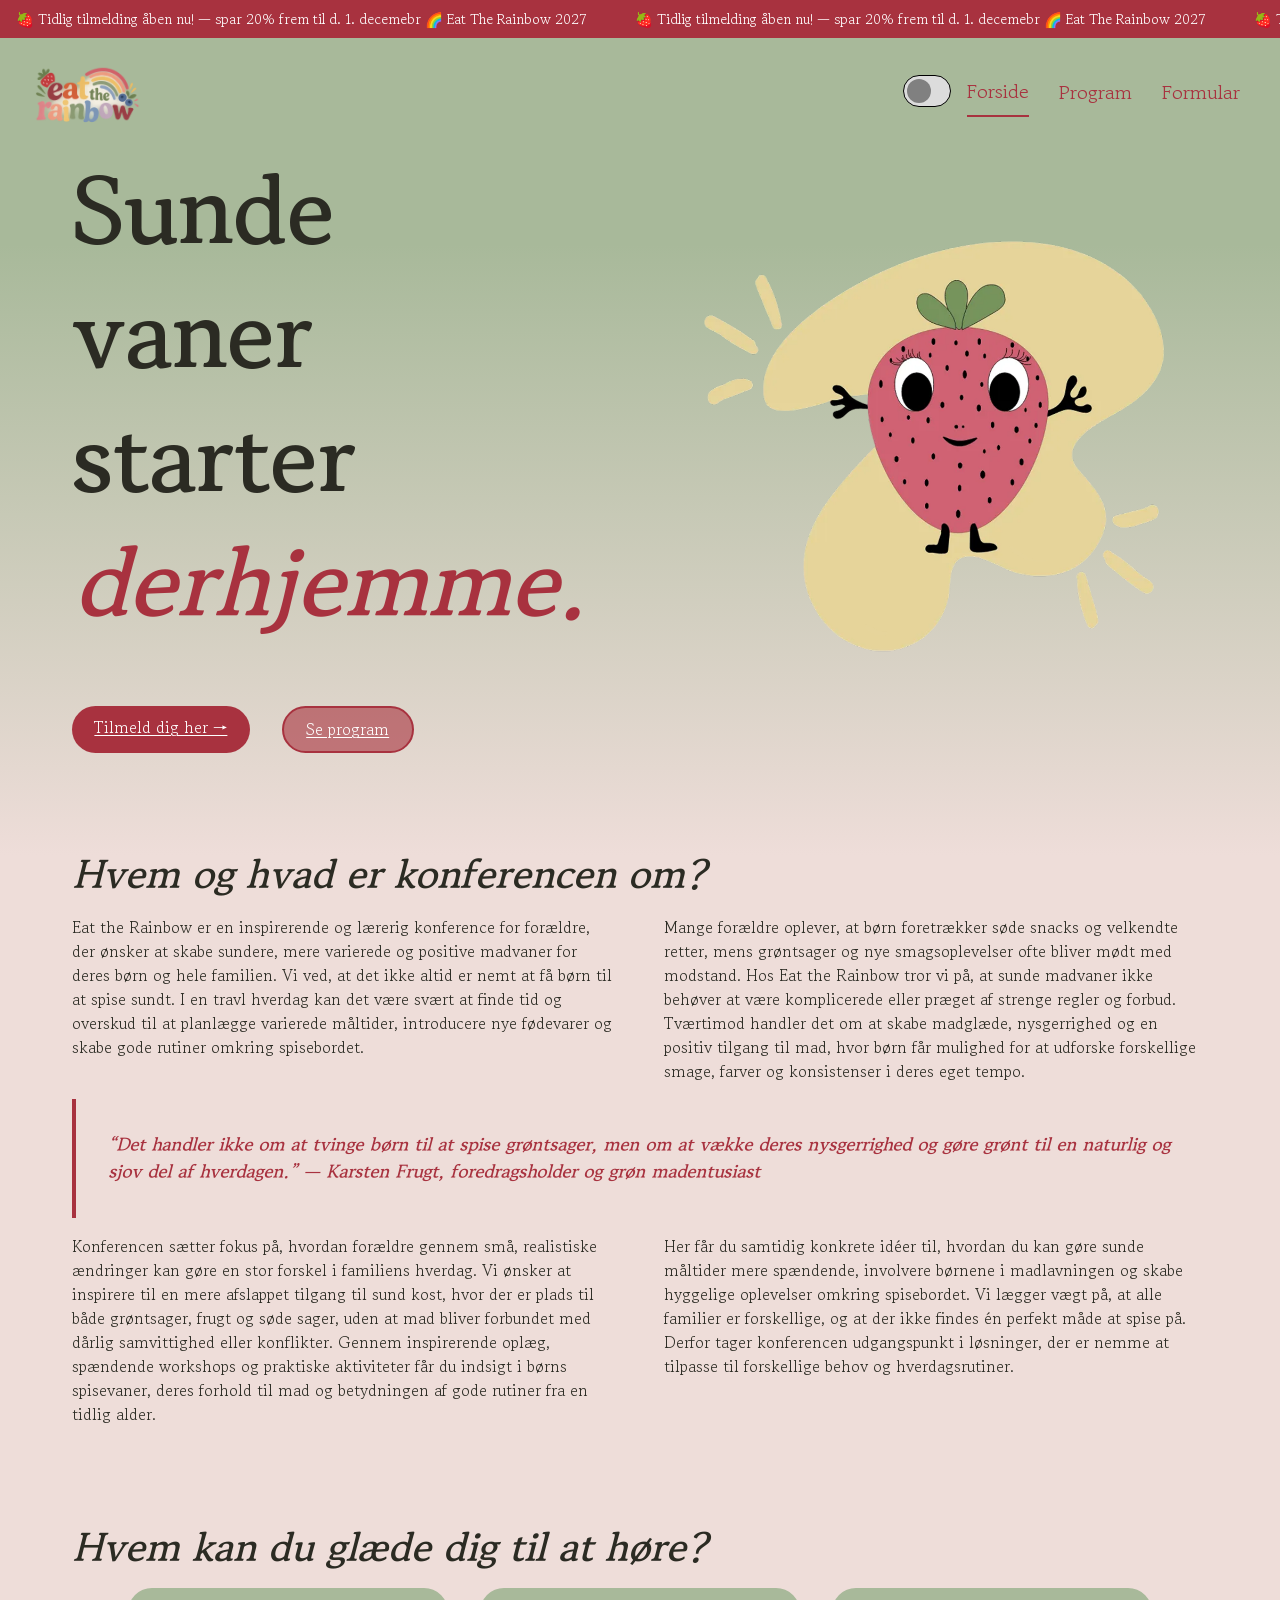
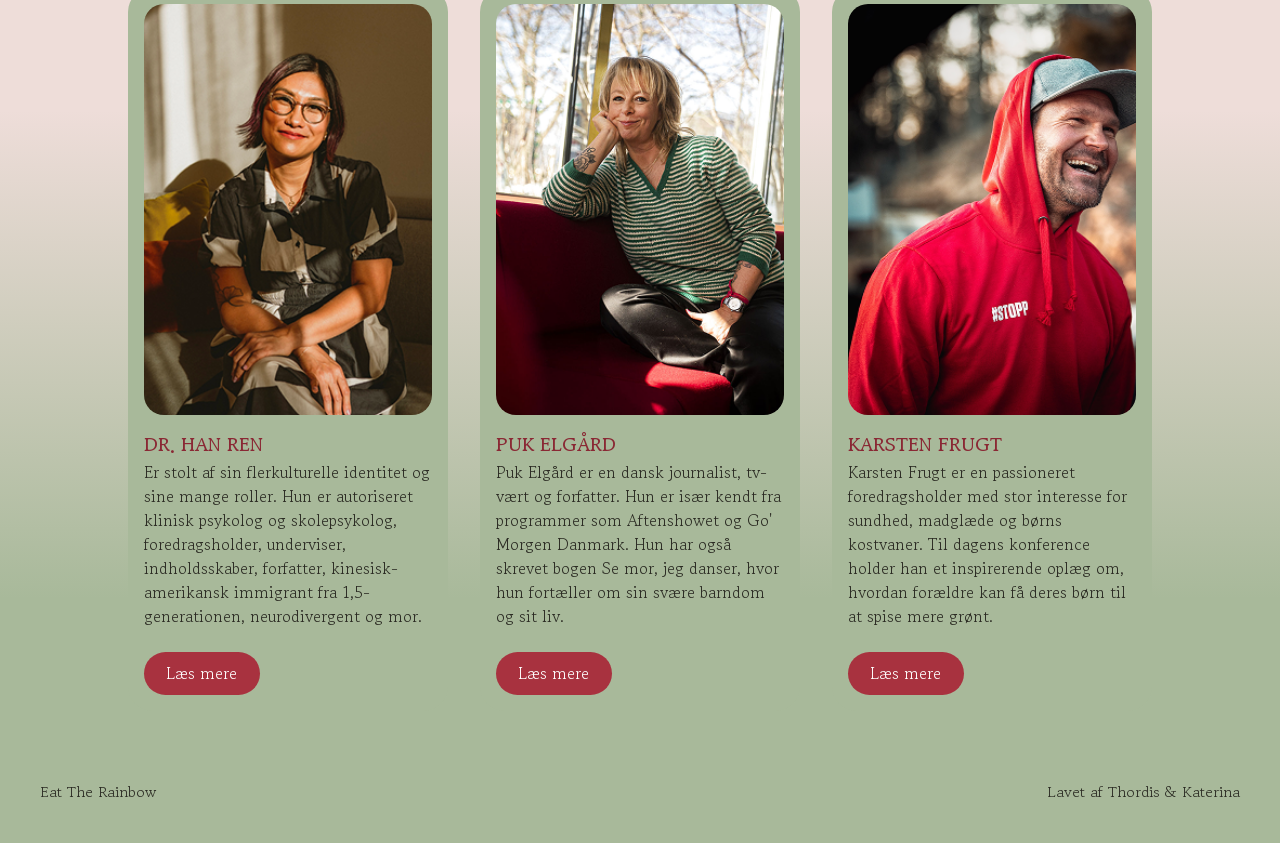
<file: index.html>
<!DOCTYPE html>
<html lang="da">

<head>
  <meta charset="UTF-8">
  <link rel="icon" type="image/png" href="imgs/jord_regn.png">

  <meta name="viewport" content="width=device-width, initial-scale=1.0">
  <title>Eat The Rainbow</title>
  <link rel="stylesheet" href="./starter.css">
  <link rel="stylesheet" href="./style.css">
  <link rel="preconnect" href="https://fonts.googleapis.com">
  <link rel="preconnect" href="https://fonts.gstatic.com" crossorigin>
  <link href="https://fonts.googleapis.com/css2?family=Gowun+Batang&display=swap" rel="stylesheet">
</head>

<body>
  <div class="annonce" aria-hidden="true">
    <div class="marquee-indhold">
      <span>🍓 Tidlig tilmelding åben nu! — spar 20% frem til d. 1. decemebr 🌈 Eat The Rainbow 2027</span>
      <span>🍓 Tidlig tilmelding åben nu! — spar 20% frem til d. 1. decemebr 🌈 Eat The Rainbow 2027</span>
      <span>🍓 Tidlig tilmelding åben nu! — spar 20% frem til d. 1. decemebr 🌈 Eat The Rainbow 2027</span>
      <span>🍓 Tidlig tilmelding åben nu! — spar 20% frem til d. 1. decemebr 🌈 Eat The Rainbow 2027</span>
      <span>🍓 Tidlig tilmelding åben nu! — spar 20% frem til d. 1. decemebr 🌈 Eat The Rainbow 2027</span>
      <span>🍓 Tidlig tilmelding åben nu! — spar 20% frem til d. 1. decemebr 🌈 Eat The Rainbow 2027</span>
    </div>
  </div>
  <header class="site-header">
    <div class="header-content">
      <a class="site-logo" href="./">
        <img src="imgs/logo.webp" alt="Eat The Rainbow logo">
      </a>
      <div class="header-hoejre">
        <label>
          <span class="visually-hidden">Theme</span>
          <input id="theme-toggle" type="checkbox">
        </label>

        <nav class="site-nav">
          <button popovertarget="menu">Menu</button>
          <ul class="menu" id="menu" popover>
            <li><a href="./" aria-current="page">Forside</a></li>
            <li><a href="./svg.html">Program</a></li>
            <li><a href="./form.html">Formular</a></li>
          </ul>

        </nav>
      </div>
    </div>
  </header>

  <main>
    <div class="hero">
      <div class="hero-tekst">
        <h1>
          <span>Sunde</span>
          <span>vaner</span>
          <span>starter</span>
          <span class="fremhaev">derhjemme.</span>
        </h1>
        <div class="forside_knapper">
          <a class="knap_1" href="form.html">Tilmeld dig her →</a>
          <a class="knap_2" href="svg.html">Se program</a>
        </div>
      </div>
      <img class="jordbaer" src="imgs/nyestejordbaer.png" width="693" height="647" alt="jordbaer">
    </div>

    <section class="om-sektion">
      <h2 class="underoverskrift">
        Hvem og hvad er konferencen om?
      </h2>

      <div class="to-kolonner">
        <p>
          Eat the Rainbow er en inspirerende og lærerig konference for forældre, der ønsker at skabe sundere, mere
          varierede
          og
          positive madvaner for deres børn og hele familien.
          Vi ved, at det ikke altid er nemt at få børn til at spise sundt. I en travl hverdag kan det være svært at
          finde
          tid og
          overskud til at planlægge varierede måltider, introducere nye fødevarer og skabe gode rutiner omkring
          spisebordet.
        </p>

        <p>
          Mange
          forældre oplever, at børn foretrækker søde snacks og velkendte retter, mens grøntsager og nye smagsoplevelser
          ofte
          bliver mødt med modstand.
          Hos Eat the Rainbow tror vi på, at sunde madvaner ikke behøver at være komplicerede eller præget af strenge
          regler og forbud. Tværtimod handler det om at skabe madglæde, nysgerrighed og en positiv tilgang til mad, hvor
          børn får
          mulighed for at udforske forskellige smage, farver og konsistenser i deres eget tempo.
        </p>

        <blockquote class="citat">
          “Det handler ikke om at tvinge børn til at spise grøntsager, men om at vække deres nysgerrighed og gøre grønt
          til en
          naturlig og sjov del af hverdagen.”

          — Karsten Frugt, foredragsholder og grøn madentusiast
        </blockquote>
        <p>
          Konferencen sætter fokus på, hvordan forældre gennem små, realistiske ændringer kan gøre en stor forskel i
          familiens
          hverdag. Vi ønsker at inspirere til en mere afslappet tilgang til sund kost, hvor der er plads til både
          grøntsager,
          frugt og søde sager, uden at mad bliver forbundet med dårlig samvittighed eller konflikter.
          Gennem inspirerende oplæg, spændende workshops og praktiske aktiviteter får du indsigt i børns spisevaner,
          deres
          forhold
          til mad og betydningen af gode rutiner fra en tidlig alder.
        </p>

        <p> Her får du samtidig konkrete idéer til, hvordan du kan
          gøre
          sunde måltider mere spændende, involvere børnene i madlavningen og skabe hyggelige oplevelser omkring
          spisebordet.
          Vi lægger vægt på, at alle familier er forskellige, og at der ikke findes én perfekt måde at spise på. Derfor
          tager
          konferencen udgangspunkt i løsninger, der er nemme at tilpasse til forskellige behov og hverdagsrutiner.
        </p>

      </div>
    </section>

    <section class="om-sektion">
      <h2 class="underoverskrift">
        Hvem kan du glæde dig til at høre?
      </h2>

      <div class="kort-linje">
        <article class="card_1">
          <div class="card-content flow">
            <img src="imgs/hanren_1.png" height="380" width="266" alt="Billede af Dr. Han Ren">
            <h3>Dr. Han Ren</h3>
            <p>
              Er stolt af sin flerkulturelle identitet og sine mange roller. Hun er autoriseret klinisk psykolog og
              skolepsykolog, foredragsholder, underviser, indholdsskaber, forfatter, kinesisk-amerikansk immigrant fra
              1,5-generationen, neurodivergent og mor.
            </p>
            <button popovertarget="program-details" class="btn">
              Læs mere
            </button>
          </div>

          <div class="card_1_popup" id="program-details" popover>
            <img src="imgs/hanren_1.png" alt="Billede af Dr. Han Ren">
            <div class="program-content flow">
              <h3>Dr. Han Ren</h3>
              <p>
                Dr. Han Ren er en autoriseret klinisk psykolog og skolepsykolog. Hun er også foredragsholder,
                underviser,
                indholdsskaber
                og forfatter. Hun er stolt af sin flerkulturelle identitet og sine mange forskellige roller i livet. Hun
                er
                kinesisk-amerikansk immigrant fra 1,5-generationen, hvilket betyder, at hun har en baggrund med rødder i
                to kulturer.
              </p>

              <button popovertarget="program-details" popovertargetaction="hide" class="btn">
                Luk
              </button>
            </div>
          </div>
        </article>

        <article class="card_1">
          <div class="card-content flow">
            <img src="imgs/puk_1.png" height="380" width="266" alt="Billede af Puk Elgård">
            <h3>Puk Elgård</h3>
            <p>
              Puk Elgård er en dansk journalist, tv-vært og forfatter. Hun er især kendt fra programmer som Aftenshowet
              og
              Go' Morgen Danmark. Hun har også skrevet bogen Se mor, jeg danser, hvor hun fortæller om sin svære barndom
              og
              sit liv.
            </p>
            <button popovertarget="puk" class="btn">
              Læs mere
            </button>
          </div>
          <div class="card_1_popup" id="puk" popover>
            <img src="imgs/puk_1.png" alt="Billede af Puk Elgård">
            <div class="card-content flow">
              <h3>Puk Elgård</h3>
              <p>
                Puk Elgård er en dansk journalist, tv-vært og forfatter, som er kendt for sin varme, humoristiske og
                nærværende
                formidling. Til en forældrekonference kan hun bidrage med inspiration og gode perspektiver på
                familielivet
                og hverdagens
                udfordringer. Hun kan være med til at sætte fokus på, hvordan man som forælder kan skabe sunde madvaner
                og
                gøre det
                sjovere og mere naturligt for børn at spise frugt.
              </p>
              <button class="btn" popovertarget="puk">
                Luk
              </button>
            </div>
          </div>
        </article>

        <article class="card_1">
          <div class="card-content flow">
            <img src="imgs/karsent.png" height="380" width="266" alt="Billede af Karsten Frugt">
            <h3> Karsten Frugt</h3>
            <p>Karsten Frugt er en passioneret foredragsholder med stor interesse for sundhed, madglæde og børns
              kostvaner.
              Til dagens konference holder han et inspirerende oplæg om, hvordan forældre kan få deres børn til at spise
              mere grønt.</p>
            <button popovertarget="karsten" class="btn">
              Læs mere
            </button>
          </div>
          <div class="card_1_popup" id="karsten" popover>
            <img src="imgs/karsent.png" alt="Billede af Karsten Frugt">
            <div class="card-content flow">
              <h3>Karsten Frugt</h3>
              <p>
                Med humor og konkrete eksempler deler han sine bedste tips og tricks til at gøre grøntsager mere
                spændende
                for børn.
                Karsten mener, at det skal være sjovt og hyggeligt at spise sundt – ikke en kamp ved middagsbordet.
                Han præsenterer kreative opskrifter og små lege, der kan gøre grøntsager til en naturlig del af
                hverdagen.
                Hans budskab er klart: Små ændringer kan gøre en stor forskel for familiens madvaner.
                Med Karsten Frugt på scenen er der både inspiration, grin og masser af grønne idéer at tage med hjem!
              </p>
              <button class="btn" popovertarget="karsten">
                Luk
              </button>
            </div>
          </div>
        </article>
      </div>
    </section>

  </main>

  <footer class="site-footer">
    <div class="footer-content">
      <p>Eat The Rainbow</p>
      <p>Lavet af Thordis & Katerina</p>
    </div>
  </footer>
  <script src="./script.js"></script>
</body>

</html>
</file>
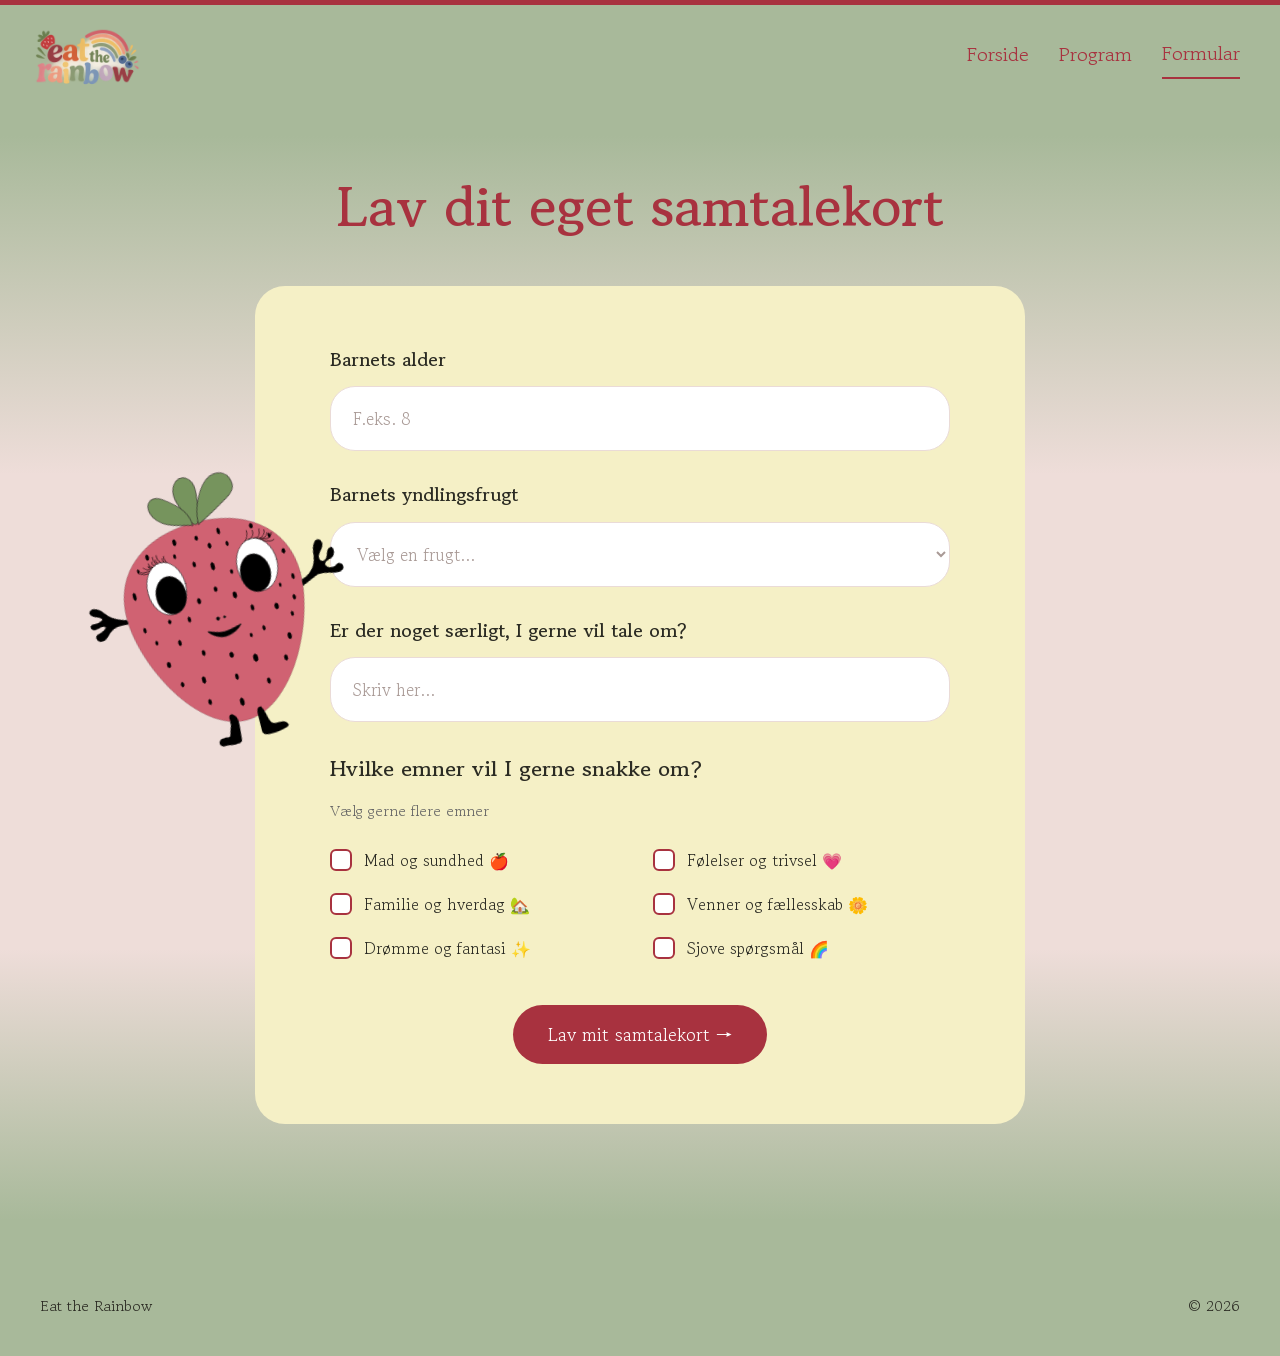
<file: form.html>
<!DOCTYPE html>
<html lang="da">

<head>
  <meta charset="UTF-8">
  <meta name="viewport" content="width=device-width, initial-scale=1.0">

  <title>Lav dit eget samtalekort | Eat the Rainbow</title>

  <link rel="preconnect" href="https://fonts.googleapis.com">
  <link rel="preconnect" href="https://fonts.gstatic.com" crossorigin>
  <link href="https://fonts.googleapis.com/css2?family=Gowun+Batang:wght@400;700&display=swap" rel="stylesheet">

  <link rel="stylesheet" href="./starter.css">
  <link rel="stylesheet" href="./style.css">
  <link rel="preconnect" href="https://fonts.googleapis.com">
  <link rel="preconnect" href="https://fonts.gstatic.com" crossorigin>
  <link href="https://fonts.googleapis.com/css2?family=Gowun+Batang&display=swap" rel="stylesheet">
</head>

<body>


  <header class="site-header">
    <div class="header-content">

      <a href="./index.html" class="site-logo">
        <img src="./imgs/logo.webp" alt="Eat the Rainbow logo">
      </a>

      <nav class="site-nav">
        <button type="button" popovertarget="menu">
          Menu
        </button>

        <ul class="menu" id="menu" popover>
          <li><a href="./index.html">Forside</a></li>
          <li><a href="./svg.html">Program</a></li>
          <li>
            <a href="./form.html" aria-current="page">
              Formular
            </a>
          </li>
        </ul>
      </nav>

    </div>
  </header>


  <main>

    <section class="samtalekort-section">

      <h1>Lav dit eget samtalekort</h1>


      <img src="./imgs/strawberry-big.svg" alt="En glad jordbærfigur" class="strawberry-peek">


      <form class="samtalekort-form" action="./opsamling.html" method="GET">


        <div class="form-field">

          <label for="alder">
            Barnets alder
          </label>

          <input type="number" id="alder" name="alder" min="1" max="18" placeholder="F.eks. 8" required>

        </div>


        <div class="form-field">

          <label for="frugt">
            Barnets yndlingsfrugt
          </label>

          <select id="frugt" name="frugt" required>

            <option value="" disabled selected>
              Vælg en frugt...
            </option>

            <option value="kiwi">
              🥝 Kiwi
            </option>

            <option value="banan">
              🍌 Banan
            </option>

            <option value="jordbær">
              🍓 Jordbær
            </option>

          </select>

        </div>


        <div class="form-field">

          <label for="samtale">
            Er der noget særligt, I gerne vil tale om?
          </label>

          <input type="text" id="samtale" name="samtale" placeholder="Skriv her...">

        </div>


        <div class="checkbox-section">

          <h3>
            Hvilke emner vil I gerne snakke om?
          </h3>

          <p>Vælg gerne flere emner</p>

          <div class="checkbox-grid">

            <label class="checkbox-option">
              <input type="checkbox" name="emner" value="Mad og sundhed">
              <span>Mad og sundhed 🍎</span>
            </label>

            <label class="checkbox-option">
              <input type="checkbox" name="emner" value="Følelser og trivsel">
              <span>Følelser og trivsel 💗</span>
            </label>

            <label class="checkbox-option">
              <input type="checkbox" name="emner" value="Familie og hverdag">
              <span>Familie og hverdag 🏡</span>
            </label>

            <label class="checkbox-option">
              <input type="checkbox" name="emner" value="Venner og fællesskab">
              <span>Venner og fællesskab 🌼</span>
            </label>

            <label class="checkbox-option">
              <input type="checkbox" name="emner" value="Drømme og fantasi">
              <span>Drømme og fantasi ✨</span>
            </label>

            <label class="checkbox-option">
              <input type="checkbox" name="emner" value="Sjove spørgsmål">
              <span>Sjove spørgsmål 🌈</span>
            </label>

          </div>

        </div>


        <button type="submit" class="samtalekort-button">
          Lav mit samtalekort →
        </button>

      </form>

    </section>

  </main>


  <footer class="site-footer">
    <div class="footer-content">
      <p>Eat the Rainbow</p>
      <p>© 2026</p>
    </div>
  </footer>

  <script src="./script.js"></script>

</body>

</html>
</file>
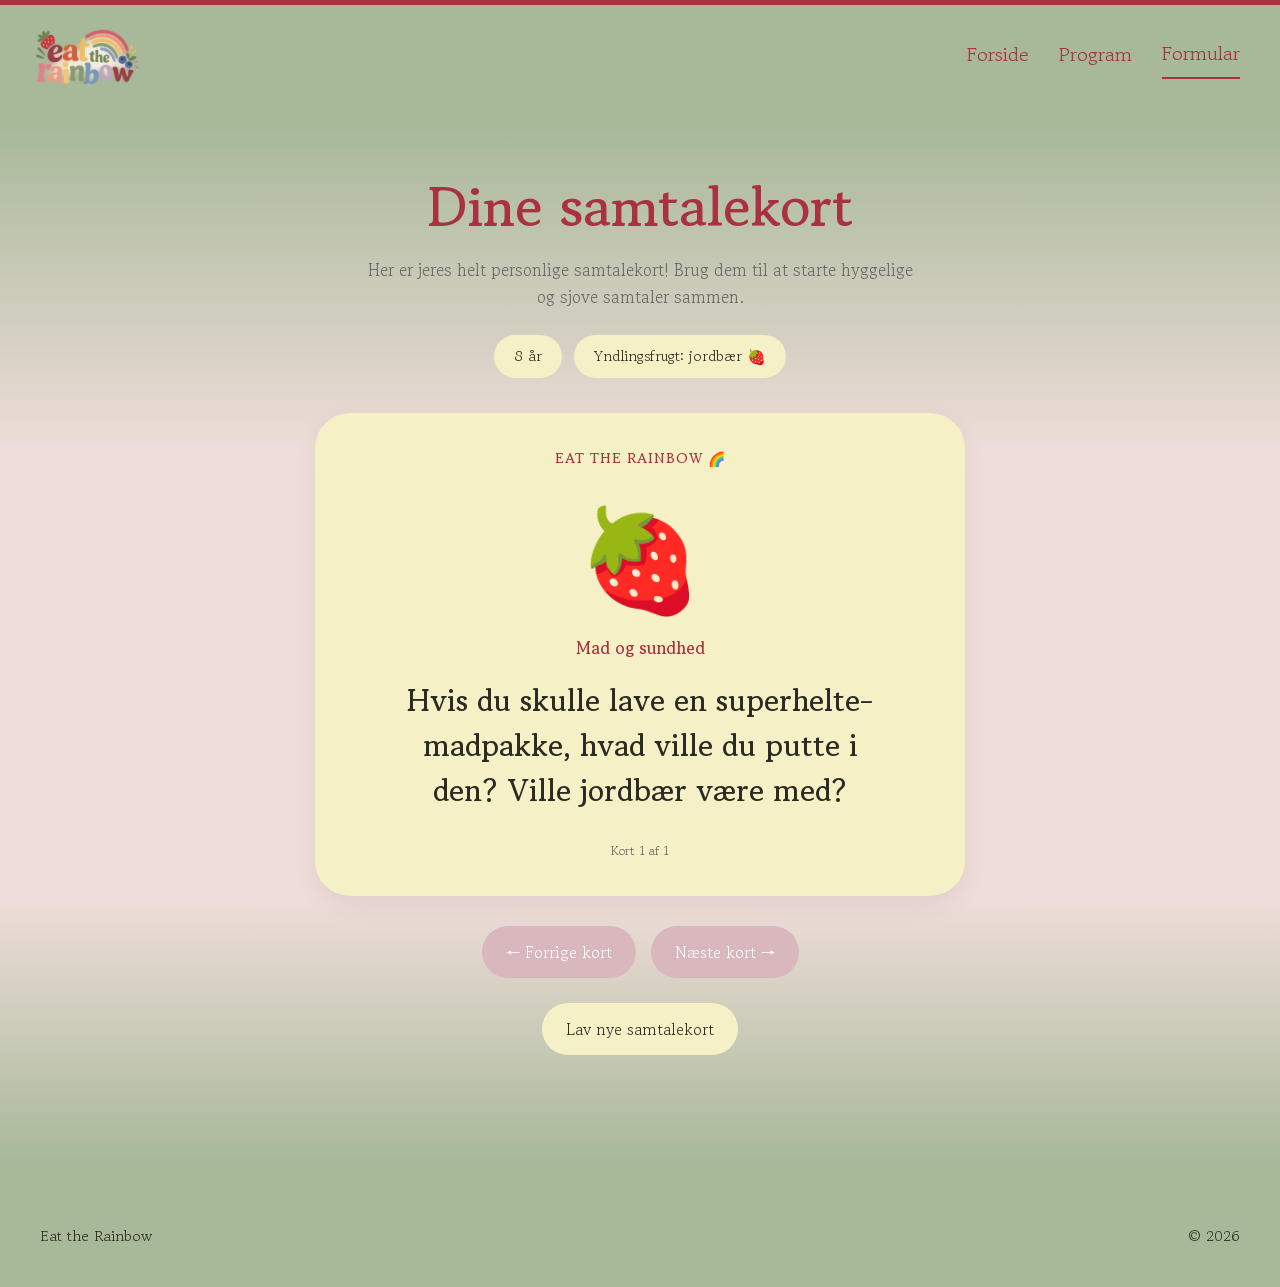
<file: opsamling.html>
<!DOCTYPE html>
<html lang="da">

<head>
  <meta charset="UTF-8">
  <meta name="viewport" content="width=device-width, initial-scale=1.0">

  <title>Dine samtalekort | Eat the Rainbow</title>

  <link rel="preconnect" href="https://fonts.googleapis.com">
  <link rel="preconnect" href="https://fonts.gstatic.com" crossorigin>
  <link href="https://fonts.googleapis.com/css2?family=Gowun+Batang:wght@400;700&display=swap" rel="stylesheet">

  <link rel="stylesheet" href="./starter.css">
  <link rel="stylesheet" href="./style.css">
  <link rel="preconnect" href="https://fonts.googleapis.com">
  <link rel="preconnect" href="https://fonts.gstatic.com" crossorigin>
  <link href="https://fonts.googleapis.com/css2?family=Gowun+Batang&display=swap" rel="stylesheet">
</head>

<body>


  <header class="site-header">
    <div class="header-content">

      <a href="./index.html" class="site-logo">
        <img src="./imgs/logo.webp" alt="Eat the Rainbow logo">
      </a>

      <nav class="site-nav">
        <button type="button" popovertarget="menu">
          Menu
        </button>

        <ul class="menu" id="menu" popover>
          <li><a href="./index.html">Forside</a></li>
          <li><a href="./svg.html">Program</a></li>
          <li>
            <a href="./form.html" aria-current="page">
              Formular
            </a>
          </li>
        </ul>
      </nav>

    </div>
  </header>


  <main>

    <section class="result-section">

      <h1>Dine samtalekort</h1>

      <p class="result-intro">
        Her er jeres helt personlige samtalekort!
        Brug dem til at starte hyggelige og sjove
        samtaler sammen.
      </p>


      <div class="result-information">
        <span id="result-age"></span>
        <span id="result-fruit"></span>
      </div>


      <article class="conversation-card">

        <p class="card-brand">
          EAT THE RAINBOW 🌈
        </p>


        <div class="card-fruit" id="card-fruit" role="img" aria-label="Barnets yndlingsfrugt">
          🍓
        </div>


        <p class="card-topic" id="card-topic">
          Mad og sundhed
        </p>


        <h2 id="card-question" aria-live="polite">
          Dit personlige spørgsmål kommer her!
        </h2>


        <p class="card-counter" id="card-counter">
          Kort 1 af 1
        </p>

      </article>


      <div class="card-buttons">

        <button id="previous-card" type="button">
          ← Forrige kort
        </button>

        <button id="next-card" type="button">
          Næste kort →
        </button>

      </div>


      <div class="result-bottom-buttons">

        <a href="./form.html" class="back-to-form">
          Lav nye samtalekort
        </a>

      </div>

    </section>

  </main>

  <footer class="site-footer">
    <div class="footer-content">
      <p>Eat the Rainbow</p>
      <p>© 2026</p>
    </div>
  </footer>

  <script src="./script.js"></script>

</body>

</html>
</file>
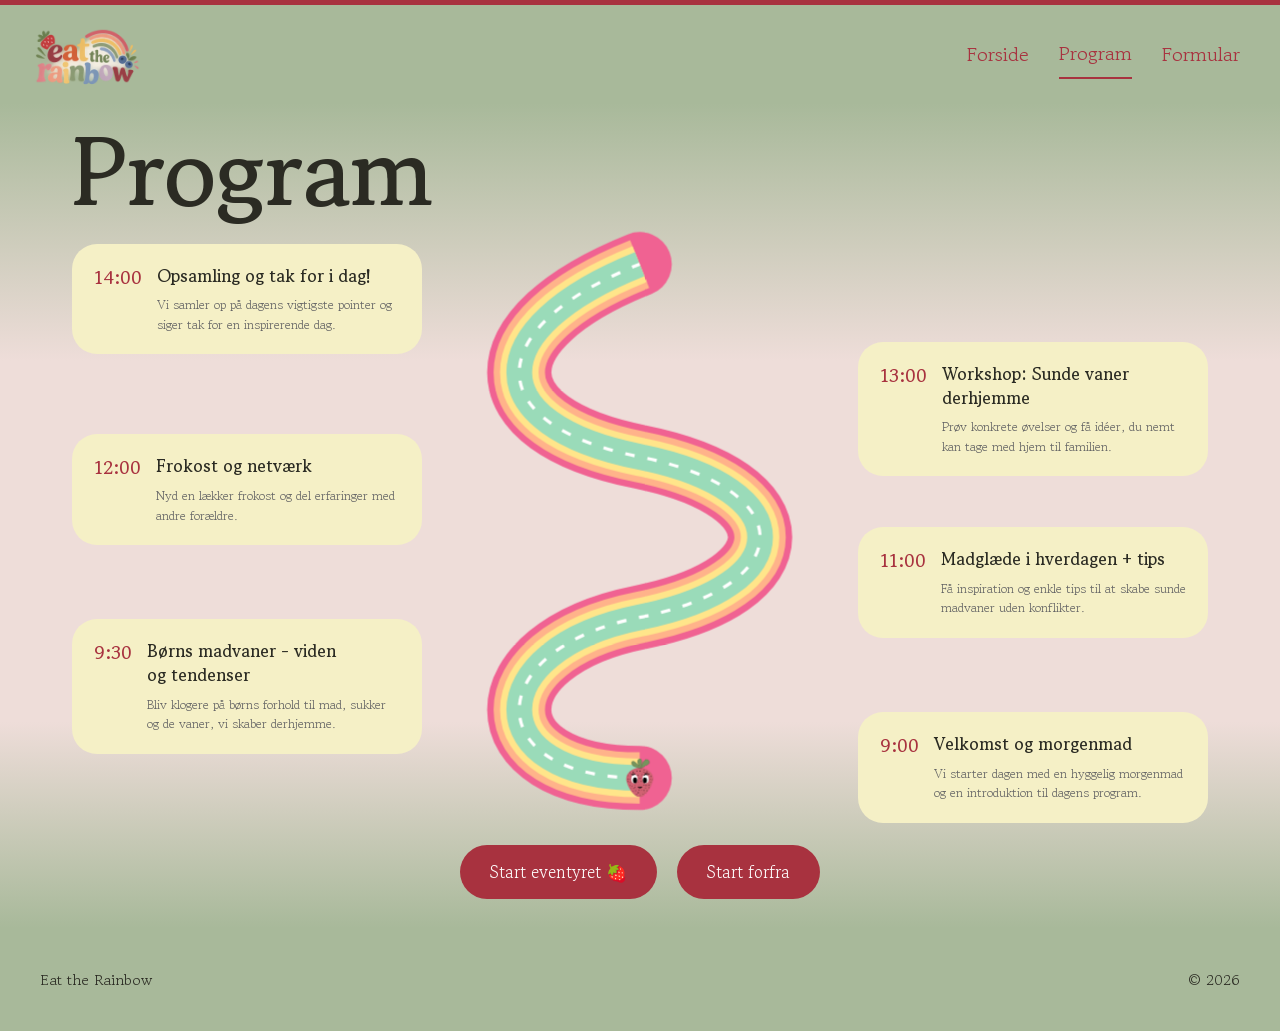
<file: svg.html>
<!DOCTYPE html>
<html lang="da">

<head>
  <meta charset="UTF-8">
  <meta name="viewport" content="width=device-width, initial-scale=1.0">

  <title>Program | Eat the Rainbow</title>


  <link rel="preconnect" href="https://fonts.googleapis.com">
  <link rel="preconnect" href="https://fonts.gstatic.com" crossorigin>
  <link href="https://fonts.googleapis.com/css2?family=Gowun+Batang:wght@400;700&display=swap" rel="stylesheet">


  <link rel="stylesheet" href="./starter.css">
  <link rel="stylesheet" href="./style.css">
  <link rel="preconnect" href="https://fonts.googleapis.com">
  <link rel="preconnect" href="https://fonts.gstatic.com" crossorigin>
  <link href="https://fonts.googleapis.com/css2?family=Gowun+Batang&display=swap" rel="stylesheet">
</head>

<body>


  <header class="site-header">
    <div class="header-content">


      <a href="./index.html" class="site-logo">
        <img src="./imgs/logo.webp" alt="Eat the Rainbow logo">
      </a>


      <nav class="site-nav">
        <button type="button" popovertarget="menu">
          Menu
        </button>

        <ul class="menu" id="menu" popover>
          <li><a href="./index.html">Forside</a></li>
          <li>
            <a href="./svg.html" aria-current="page">Program</a>
          </li>
          <li><a href="./form.html">Formular</a></li>
        </ul>
      </nav>

    </div>
  </header>


  <main>
    <section class="rainbow-game">

      <h1>Program</h1>

      <div class="game-container">


        <div class="program-left">

          <div class="program-item" data-stop="5">
            <span>14:00</span>

            <div class="program-text">
              <p>Opsamling og tak for i dag!</p>
              <small>
                Vi samler op på dagens vigtigste pointer
                og siger tak for en inspirerende dag.
              </small>
            </div>
          </div>

          <div class="program-item" data-stop="3">
            <span>12:00</span>

            <div class="program-text">
              <p>Frokost og netværk</p>
              <small>
                Nyd en lækker frokost og del erfaringer
                med andre forældre.
              </small>
            </div>
          </div>

          <div class="program-item" data-stop="1">
            <span>9:30</span>

            <div class="program-text">
              <p>Børns madvaner - viden og tendenser</p>
              <small>
                Bliv klogere på børns forhold til mad,
                sukker og de vaner, vi skaber derhjemme.
              </small>
            </div>
          </div>

        </div>


        <svg id="rainbow-svg" viewBox="0 0 600 900" xmlns="http://www.w3.org/2000/svg">

          <path id="rainbow-path" d="M 300 850
               C 50 850, 50 650, 300 600
               S 550 400, 300 350
               S 50 150, 300 50" fill="none" stroke="#F06292" stroke-width="100" stroke-linecap="round" />

          <path d="M 300 850
               C 50 850, 50 650, 300 600
               S 550 400, 300 350
               S 50 150, 300 50" fill="none" stroke="#FFB38A" stroke-width="80" />

          <path d="M 300 850
               C 50 850, 50 650, 300 600
               S 550 400, 300 350
               S 50 150, 300 50" fill="none" stroke="#FFE58A" stroke-width="60" />

          <path d="M 300 850
               C 50 850, 50 650, 300 600
               S 550 400, 300 350
               S 50 150, 300 50" fill="none" stroke="#9ADBB9" stroke-width="40" />

          <path d="M 300 850
               C 50 850, 50 650, 300 600
               S 550 400, 300 350
               S 50 150, 300 50" fill="none" stroke="white" stroke-width="5" stroke-dasharray="15 20" />


          <image id="strawberry" href="./imgs/strawberry-small.svg" x="270" y="820" width="60" height="60" />

        </svg>


        <div class="program-right">

          <div class="program-item" data-stop="4">
            <span>13:00</span>

            <div class="program-text">
              <p>Workshop: Sunde vaner derhjemme</p>
              <small>
                Prøv konkrete øvelser og få idéer,
                du nemt kan tage med hjem til familien.
              </small>
            </div>
          </div>

          <div class="program-item" data-stop="2">
            <span>11:00</span>

            <div class="program-text">
              <p>Madglæde i hverdagen + tips</p>
              <small>
                Få inspiration og enkle tips til at skabe
                sunde madvaner uden konflikter.
              </small>
            </div>
          </div>

          <div class="program-item" data-stop="0">
            <span>9:00</span>

            <div class="program-text">
              <p>Velkomst og morgenmad</p>
              <small>
                Vi starter dagen med en hyggelig morgenmad
                og en introduktion til dagens program.
              </small>
            </div>
          </div>

        </div>

      </div>


      <div class="game-buttons">
        <button id="walk-button" type="button">
          Start eventyret 🍓
        </button>

        <button id="reset-button" type="button">
          Start forfra
        </button>
      </div>

    </section>
  </main>


  <footer class="site-footer">
    <div class="footer-content">
      <p>Eat the Rainbow</p>
      <p>© 2026</p>
    </div>
  </footer>

  <script src="./script.js"></script>

</body>

</html>
</file>
<file: starter.css>
*,
::before,
::after {
  box-sizing: border-box;
  margin: 0;
  padding: 0;
}

html {
  interpolate-size: allow-keywords;
  font-family: system-ui, sans-serif;
  line-height: 1.5;
  -webkit-font-smoothing: antialiased;
}

h1,
h2 {
  line-height: 1.25;
  font-family: "Gowun Batang", serif;
  font-weight: 600;
  font-size: clamp(2.5rem, 8vw, 6rem);
  font-style: normal;
  color: var(--color-text);
}

.fremhaev {
  text-decoration-thickness: 3px;
  text-underline-offset: 6px;
  color: var(--color-berry);
}

p,
li {
  text-wrap: pretty;
}

.forside_knapper {
  display: flex;
  gap: 1rem;
  justify-self: start;
  flex-wrap: wrap;
}

img,
svg {
  display: block;
  max-width: 100%;
  height: auto;
}

label {
  display: block;
}

input,
button,
textarea,
select {
  font: inherit;
  color: inherit;
  background-color: transparent;
  font-size: max(1em, 16px);
  padding: 0;
  margin: 0;
}

input:where([type="checkbox"], [type="radio"]) {
  width: 1em;
  height: 1em;
}

textarea {
  resize: none;
  min-height: 4lh;
}

legend {
  padding: 0;
}

select,
::picker(select) {
  appearance: base-select;
}

[popover] {
  margin: revert;
}

dialog {
  overscroll-behavior: none;

  &::backdrop {
    overflow: hidden;
    overscroll-behavior: contain;
  }
}

.visually-hidden {
  position: absolute;
  width: 1px;
  height: 1px;
  overflow: hidden;
  white-space: nowrap;
  clip-path: inset(100%);
}

.hero-tekst {
  display: grid;
  gap: 2rem;
}

.hero {
  display: flex;
  align-items: center;
  flex-wrap: wrap;
  gap: 2rem;
}

.jordbaer {
  width: auto;
  height: 40rem;
  height: clamp(20rem, 30vw, 60vw);
  flex-shrink: 0;
  margin-left: auto;
}

@media (width < 900px) {
  .hero {
    flex-direction: column;
    align-items: flex-start;
  }
  .jordbaer {
    margin-left: 0;
    align-self: center;
  }
}

.kort-linje {
  display: flex;
  flex-wrap: wrap;
  gap: var(--space-2);
}

/***** annonce *****/

.annonce {
  grid-column: 1 / -1;
  overflow: hidden;
  background: var(--color-berry);
  color: #fff;
  text-align: center;
  padding: 0.5rem var(--space-1);
  font-size: 0.9rem;
}

.marquee-indhold {
  display: flex;
  width: max-content;
  animation: loeb 20s linear infinite;
}

.marquee-indhold span {
  padding-inline-end: 3rem;
}

@keyframes loeb {
  to {
    translate: -50% 0;
  }
}
</file>
<file: style.css>
@import url("https://fonts.googleapis.com/css2?family=Gowun+Batang:wght@400;700&display=swap");

html {
  --color-page: #a8b99a;
  --color-surface: #a8b99a;
  --color-berry: #a8323f;
  --color-pink: #a8323f;
  --color-pink-dark: #8a2834;
  --color-text: #2b2b23;
  --color-muted: #666;
  --color-border: #d8d8d8;
  --space-05: 0.5rem;
  --space-1: 1rem;
  --space-2: 2rem;
  --space-3: 3rem;

  background: var(--color-page);
  color: var(--color-text);
  font-family: "Gowun Batang", serif;
}

* {
  box-sizing: border-box;
}

body {
  margin: 0;
  min-height: 100svh;

  display: grid;
  grid-template-rows: auto 1fr auto;

  grid-template-columns:
    minmax(1rlh, 1fr)
    minmax(0, 75rem)
    minmax(1rlh, 1fr);

  color: var(--color-text);
  background: linear-gradient(
    to bottom,
    #a8b99a 0%,
    #a8b99a 10%,
    #eeddd9 35%,
    #eeddd9 70%,
    #a8b99a 90%,
    #a8b99a 100%
  );
}

/***** progress bar i toppen *****/

@keyframes progress {
  from {
    scale: 0 1;
  }
}

html::before {
  content: "";
  block-size: 5px;
  background-color: #a8323f;
  position: fixed;
  inset: 0;
  animation: progress linear;
  transform-origin: 0;
  animation-timeline: scroll();
}

/***** typografi *****/

h1,
h2,
h3,
p {
  margin: 0;
  display: grid;
  gap: 0.25rem;
}

h1,
h2,
h3,
button,
input,
select,
a {
  font-family: "Gowun Batang", serif;
}

a {
  color: inherit;
}

button {
  cursor: pointer;
}

img {
  max-width: 100%;
}

/***** main *****/

main {
  display: grid;
  gap: var(--space-3);
  grid-template-columns: inherit;
  grid-column: 1 / -1;
  align-content: start;
  min-width: 0;
}

main > section {
  grid-column: 2;
  min-width: 0;
}

main > .hero {
  grid-column: 2;
  min-width: 0;
}

/***** header *****/

.site-header {
  grid-column: 1 / -1;

  display: grid;
  grid-template-columns: inherit;

  position: relative;
  z-index: 10;
}

.header-content {
  grid-column: 2;

  min-height: 7rem;
  width: 100%;

  display: flex;
  justify-content: space-between;
  align-items: center;

  gap: 1rem;
  position: relative;
}

.site-logo {
  position: relative;
  left: -40px;

  display: flex;
  align-items: center;
  justify-content: flex-start;

  margin: 0;
  padding: 0;

  transform: none;
  flex-shrink: 0;

  text-decoration: none;
}

.site-logo img {
  display: block;

  height: 7rem;
  width: auto;

  max-width: none;
  object-fit: contain;
}

.header-hoejre {
  display: flex;
  align-items: center;
  gap: 1rem;

  margin-left: auto;
}

.site-nav {
  position: static;
  transform: none;
}

.site-nav > button {
  display: none;

  background: var(--color-pink);
  color: white;

  border: none;
  border-radius: 25px;

  padding: 10px 20px;
  font-size: 16px;
}

.site-nav .menu a {
  color: var(--color-pink);
  text-decoration: none;

  font-size: 20px;
}

.site-nav .menu a:hover {
  color: var(--color-pink-dark);
}

.site-nav .menu a[aria-current="page"] {
  border-bottom: 2px solid var(--color-pink);
  padding-bottom: 8px;
}

@media (min-width: 769px) {
  .site-nav .menu {
    display: flex;
    position: static;

    align-items: center;
    justify-content: flex-end;

    gap: 30px;

    list-style: none;
    margin: 0;
    padding: 0;

    border: none;
    background: transparent;
  }
}

.site-nav button {
  padding: 0.4rem 0.7rem;
  border: 1px solid var(--color-border);
  background: var(--color-surface);

  @media (width > 600px) {
    display: none;
  }
}

.menu a {
  display: block;
  padding: 0.4rem 0;
  color: inherit;
  text-decoration: none;
  border-bottom: 2px solid #0000;
}

.menu a[aria-current="page"] {
  border-bottom-color: var(--color-border);
}

.annonce {
  grid-column: 1 / -1;
  overflow: hidden;
  background: var(--color-berry);
  color: #fff;
  padding-block: 0.5rem;
}

.marquee-indhold {
  display: flex;
  width: max-content;
  animation: loeb 20s linear infinite;
}

@keyframes loeb {
  to {
    translate: -50% 0;
  }
}

.marquee-indhold span {
  white-space: nowrap;
  padding-inline-end: 3rem;
}

.hero {
  display: flex;
  align-items: center;
  gap: var(--space-2);
}

.hero h1 span {
  display: block;
}

.fremhaev {
  color: var(--color-berry);
  font-style: italic;
}

.jordbaer {
  height: clamp(11rem, 38vw, 30rem);
  flex-shrink: 0;
  margin-left: auto;
}

@media (width < 900px) {
  .hero {
    flex-direction: column;
    text-align: center;
  }

  .jordbaer {
    margin-left: 0;
    align-self: center;
  }
}

/***** om-sektioner, kolonner og citat *****/

.om-sektion {
  display: grid;
  gap: var(--space-1);
  margin-top: 3rem;
}

.om-sektion p {
  max-width: 60ch;
}

.om-sektion h3 {
  margin-top: 1rem;
}

.underoverskrift {
  font-size: clamp(1.75rem, 4vw, 2.5rem);
  font-style: oblique;
}

.to-kolonner {
  columns: 2;
  column-gap: 3rem;
}

@media (width < 600px) {
  .to-kolonner {
    columns: 1;
  }
}

.citat {
  column-span: all;
  margin-block: var(--space-1);
  border-inline-start: 4px solid var(--color-berry);
  padding: 2rem;
  font-style: italic;
  font-size: 1.15rem;
  color: var(--color-berry);
  font-weight: bold;
}

/***** knapper *****/

.knap_1 {
  background: var(--color-berry);
  color: #fff;
  padding: 0.6rem 1.4rem;
  border-radius: 999px;
  justify-self: start;
  text-align: center;
  transition: background 0.2s;
}

.knap_1:hover {
  background-color: #8a2834;
}

.knap_2 {
  background: rgba(168, 50, 63, 0.6);
  color: #fff;
  border: 2px solid var(--color-berry);
  border-radius: 999px;
  padding: 0.6rem 1.4rem;
  justify-self: start;
  text-align: center;
  transition: background 0.2s;
}

.knap_2:hover {
  background-color: var(--color-berry);
  cursor: pointer;
}

.btn {
  background: var(--color-berry);
  color: #fff;
  border: none;
  border-radius: 999px;
  padding: 0.6rem 1.4rem;
  font: inherit;
  cursor: pointer;
  transition: background 0.2s;
  margin-top: 1rlh;
}

.btn:hover {
  background: #8a2834;
}

.forside_knapper {
  display: flex;
  gap: var(--space-2);
  justify-self: start;
  margin-top: 2rem;
}

/***** kort + popovers *****/

.kort-linje {
  display: flex;
  flex-wrap: wrap;
  justify-content: center;
  gap: var(--space-2);
}

.card_1 {
  background: var(--color-surface);
  border-radius: 1.5rem;
  padding: var(--space-1);
  display: grid;
  gap: var(--space-1);
  max-width: 20rem;
}

.card_1 img {
  background: #eeddd9;
  border-radius: 1.25rem;
  width: 100%;
  height: auto;
}

.card_1 h3 {
  color: #8a2834;
  text-transform: uppercase;
}

::backdrop {
  transition-behavior: allow-discrete;
  background: #0001;
  opacity: 0;
  transition: 0.5s;
}

:popover-open::backdrop {
  opacity: 1;
  background: #0001;
}

.card_1_popup {
  background: #eeddd9;
  color: var(--color-text);
  border: none;
  border-radius: 1.5rem;
  padding: var(--space-2);
  max-width: 38rem;
  max-height: 80vh;
  overflow: auto;
  box-shadow: 0 1rem 3rem rgba(0, 0, 0, 0.15);
  margin: auto;
  transition: 0.5s;
  transition-behavior: allow-discrete;
  opacity: 0;
  translate: 0 1rem;
}

.card_1_popup:popover-open {
  opacity: 1;
  translate: 0 0;
  display: grid;
  grid-template-columns: 1fr 1fr;
  gap: var(--space-2);
  align-items: start;
  justify-items: start;
}

@starting-style {
  .card_1_popup:popover-open {
    opacity: 0;
    translate: 0 1rem;
  }
}

.card_1_popup img {
  width: 100%;
  height: auto;
  border-radius: 1rem;
}

.card_1_popup p {
  line-height: 1.6;
  font-size: 1rem;
}

/***** jordbær-regn *****/

.jordbaer-regn {
  position: fixed;
  top: -6rem;
  pointer-events: none;
  z-index: 50;
  animation: fald linear forwards;
}

@keyframes fald {
  to {
    translate: 0 115vh;
    rotate: 360deg;
  }
}

/***** theme toggle *****/

#theme-toggle {
  --h: 2rem;
  --w: 3rem;
  font: inherit;
  appearance: none;
  background: gainsboro;
  height: var(--h);
  width: var(--w);
  border: 1px solid #000;
  cursor: pointer;
  border-radius: 9999px;
}

#theme-toggle::before {
  content: "";
  display: block;
  padding: 3px;
  height: 100%;
  aspect-ratio: 1;
  background: gray content-box;
  border-radius: inherit;
  transition: 0.3s;
}

#theme-toggle:checked::before {
  background-color: green;
  translate: calc(var(--w) - var(--h));
}
/***** side-layouts *****/

.home-page,
.forside-page {
  grid-column: 2;

  padding: 60px 20px 90px;

  display: flex;
  flex-direction: column;
  align-items: center;

  gap: 35px;
  text-align: center;
}

.home-page h1,
.forside-page h1 {
  color: var(--color-pink);
  font-size: clamp(36px, 5vw, 60px);
}

.home-page p,
.forside-page p {
  color: var(--color-muted);
  font-size: 17px;
  line-height: 1.7;
}

.panel {
  background: var(--color-surface);
  border-radius: 25px;
  padding: 35px;
}

.button {
  display: inline-block;

  background: var(--color-pink);
  color: white;

  border: none;
  border-radius: 30px;

  padding: 13px 25px;

  text-decoration: none;
  text-align: center;
}

.svg-page {
  grid-column: 2;
  width: 100%;

  padding: 50px 20px 90px;
  text-align: center;
}

.svg-page h1 {
  color: var(--color-pink);
  font-size: clamp(38px, 5vw, 55px);
  margin-bottom: 20px;
}

.svg-page > p {
  color: var(--color-muted);
  font-size: 17px;
  line-height: 1.6;
  margin-bottom: 35px;
}

.rainbow-game {
  width: 100%;
}

.game-container {
  display: grid;

  grid-template-columns:
    minmax(0, 1fr)
    minmax(280px, 1.1fr)
    minmax(0, 1fr);

  gap: 25px;
  max-width: 1400px;
  margin: 0 auto;

  align-items: stretch;
  position: relative;
}

#rainbow-svg {
  grid-column: 2;
  grid-row: 1;

  width: 100%;
  height: auto;

  display: block;
  overflow: visible;
}

.program-left {
  grid-column: 1;
  grid-row: 1;
  position: relative;
}

.program-right {
  grid-column: 3;
  grid-row: 1;
  position: relative;
}

.program-item {
  position: absolute;

  width: 100%;
  min-height: 110px;

  display: flex;
  align-items: flex-start;
  gap: 15px;

  padding: 20px 22px;

  background: #f5f0c6;
  border-radius: 25px;

  text-align: left;

  transition:
    transform 0.3s ease,
    background-color 0.3s ease;
}

.program-item.active {
  background: #f7d6a6;
  transform: scale(1.03);
}

.program-item span {
  color: var(--color-pink);
  font-size: 18px;
  font-weight: 700;
  white-space: nowrap;
}

.program-text {
  display: flex;
  flex-direction: column;
  gap: 8px;
}

.program-text p {
  font-size: 17px;
  font-weight: 700;
  line-height: 1.4;
}

.program-text small {
  color: var(--color-muted);
  font-size: 13px;
  line-height: 1.5;
}

.program-item[data-stop="5"] {
  top: 2%;
}
.program-item[data-stop="4"] {
  top: 19%;
}
.program-item[data-stop="3"] {
  top: 35%;
}
.program-item[data-stop="2"] {
  top: 51%;
}
.program-item[data-stop="1"] {
  top: 67%;
}
.program-item[data-stop="0"] {
  top: 83%;
}

.game-buttons,
.program-buttons {
  display: flex;
  justify-content: center;
  flex-wrap: wrap;

  gap: 20px;
  margin-top: 35px;
}

#walk-button,
#reset-button {
  background: var(--color-pink);
  color: white;

  border: none;
  border-radius: 30px;

  padding: 14px 30px;
  font-size: 17px;
}

#walk-button:disabled {
  background: #d8b8bd;
  cursor: not-allowed;
}

.samtalekort-section {
  grid-column: 1 / -1;

  width: 100%;
  min-height: 100%;
  padding: 60px 20px 100px;

  display: flex;
  flex-direction: column;
  align-items: center;

  position: relative;
}

.samtalekort-section h1 {
  color: var(--color-pink);

  font-size: clamp(36px, 5vw, 55px);
  text-align: center;

  margin-bottom: 45px;
}

.samtalekort-form {
  width: 100%;
  max-width: 770px;

  background: #f5f0c6;

  border-radius: 30px;
  padding: 60px 75px;

  display: flex;
  flex-direction: column;

  gap: 30px;

  position: relative;
  z-index: 2;
}

.form-field {
  display: flex;
  flex-direction: column;
  gap: 12px;
}

.form-field label {
  color: var(--color-text);
  font-size: 19px;
  font-weight: 700;
}

.form-field input,
.form-field select {
  width: 100%;
  height: 65px;

  background: white;
  color: var(--color-text);

  border: 1px solid #eadbd7;
  border-radius: 25px;

  padding: 15px 22px;

  font-family: "Gowun Batang", serif;
  font-size: 17px;

  outline: none;

  transition: border-color 0.2s ease;
}

.form-field input:focus,
.form-field select:focus {
  border-color: var(--color-pink);
}

.form-field input::placeholder {
  color: #a99a96;
}

.form-field select {
  cursor: pointer;
}

.form-field select:invalid {
  color: #a99a96;
}

.form-field select option {
  color: var(--color-text);
  background: white;
}

.checkbox-section {
  display: flex;
  flex-direction: column;
  gap: 15px;
}

.checkbox-section h3 {
  font-size: 22px;
  font-weight: 700;
}

.checkbox-section > p {
  color: var(--color-muted);
  font-size: 15px;
}

.checkbox-grid {
  display: grid;
  grid-template-columns: 1fr 1fr;

  column-gap: 25px;
  row-gap: 20px;

  margin-top: 10px;
}

.checkbox-option {
  display: flex;
  align-items: center;
  gap: 12px;

  cursor: pointer;
  font-size: 16px;
}

.checkbox-option input {
  appearance: none;
  -webkit-appearance: none;

  width: 22px;
  height: 22px;
  min-width: 22px;

  background: white;

  border: 2px solid var(--color-pink);
  border-radius: 6px;

  cursor: pointer;
  position: relative;
  margin: 0;
}

.checkbox-option input:checked {
  background: var(--color-pink);
}

.checkbox-option input:checked::after {
  content: "";

  position: absolute;
  left: 6px;
  top: 2px;

  width: 5px;
  height: 10px;

  border: solid white;
  border-width: 0 2px 2px 0;

  transform: rotate(45deg);
}

.checkbox-option input:focus-visible {
  outline: 3px solid #f7b5c1;
  outline-offset: 3px;
}

.checkbox-option span {
  flex: 1;
}

.samtalekort-button {
  align-self: center;

  background: var(--color-pink);
  color: white;

  border: none;
  border-radius: 30px;

  padding: 16px 35px;
  font-size: 18px;

  margin-top: 15px;

  transition: background-color 0.2s ease;
}

.samtalekort-button:hover {
  background: var(--color-pink-dark);
}

.strawberry-peek {
  position: absolute;

  width: 260px;
  height: auto;

  top: 360px;
  left: calc(50% - 550px);

  transform: rotate(-15deg);

  z-index: 3;
  pointer-events: none;
}

main > .result-section {
  grid-column: 1 / -1;

  width: 100%;
  min-height: 100%;
  padding: 60px 20px 100px;
  display: flex;
  flex-direction: column;
  align-items: center;

  text-align: center;
  font-family: "Gowun Batang", serif;
}

.result-section h1 {
  color: var(--color-pink);
  font-size: clamp(36px, 5vw, 55px);
  margin-bottom: 15px;
}

.result-intro {
  max-width: 550px;

  color: var(--color-muted);
  font-size: 17px;
  line-height: 1.6;

  margin-bottom: 25px;
}

.result-information {
  display: flex;
  justify-content: center;
  flex-wrap: wrap;

  gap: 12px;
  margin-bottom: 35px;
}

.result-information span {
  background: #f5f0c6;
  color: var(--color-text);

  padding: 10px 20px;
  border-radius: 30px;

  font-size: 15px;
}

.conversation-card {
  width: 100%;
  max-width: 650px;
  min-height: 420px;

  background: #f5f0c6;

  border-radius: 35px;
  padding: 35px 50px;

  display: flex;
  flex-direction: column;
  align-items: center;
  justify-content: center;

  gap: 18px;

  box-shadow: 0 10px 25px rgba(74, 48, 48, 0.08);
}

.card-brand {
  color: var(--color-pink);
  font-size: 14px;
  font-weight: 700;
  letter-spacing: 1px;
}

.card-fruit {
  font-size: 100px;
  line-height: 1.2;

  display: flex;
  align-items: center;
  justify-content: center;

  margin: 5px 0;
}

.card-topic {
  color: var(--color-pink);
  font-size: 17px;
  font-weight: 700;
}

.conversation-card h2 {
  color: var(--color-text);

  font-size: clamp(22px, 3vw, 30px);
  line-height: 1.5;

  max-width: 500px;
  margin: 0;
}

.card-counter {
  color: var(--color-muted);
  font-size: 13px;
  margin-top: 10px;
}

.card-buttons {
  display: flex;
  justify-content: center;
  flex-wrap: wrap;

  gap: 15px;
  margin-top: 30px;
}

.card-buttons button {
  background: var(--color-pink);
  color: white;

  border: none;
  border-radius: 30px;

  padding: 14px 24px;
  font-size: 16px;

  cursor: pointer;
}

.card-buttons button:hover:not(:disabled) {
  background: var(--color-pink-dark);
}

.card-buttons button:disabled {
  background: #d8b8bd;
  cursor: not-allowed;
}

.result-bottom-buttons {
  display: flex;
  justify-content: center;
  margin-top: 25px;
}

.back-to-form {
  display: inline-block;

  background: #f5f0c6;
  color: var(--color-text);

  border-radius: 30px;
  padding: 14px 24px;

  font-size: 16px;
  text-decoration: none;
}

.back-to-form:hover {
  background: #eee6ad;
}

.opsamling-page {
  grid-column: 2;

  display: grid;
  grid-template-columns: 1fr 1fr;

  gap: 35px;
  padding: 50px 20px 90px;
}

.opsamling-intro h1 {
  color: var(--color-pink);
  font-size: 40px;
}

/***** flader, placeholders, accordion *****/

.opsamling-placeholder,
.svg-placeholder,
.form-placeholder {
  min-height: 160px;

  background: white;
  border: 1px solid #eadbd7;
  border-radius: 15px;
}

.panel,
.svg-placeholder,
.form-placeholder,
.opsamling-placeholder {
  background: var(--color-surface);
  border: 1px solid var(--color-border);
}

.panel {
  padding: var(--space-1);
  display: grid;
  gap: var(--space-1);
}

.svg-placeholder,
.opsamling-placeholder,
.form-placeholder {
  min-height: -webkit-fill-available;
  min-height: stretch;
}

.form-placeholder {
  padding: var(--space-1);
}

.accordion {
  display: grid;
  gap: var(--space-05);
}

.accordion-item {
  border: 1px solid var(--color-border);
  background: var(--color-surface);
}

.accordion-item p {
  padding: 0 var(--space-1) var(--space-1);
  color: var(--color-muted);
}

/***** footer *****/

.site-footer {
  grid-column: 1 / -1;
  margin-block-start: var(--space-2);

  display: grid;
  grid-template-columns: inherit;
}

.footer-content {
  grid-column: 2;

  display: flex;
  flex-wrap: wrap;
  justify-content: space-between;
  align-items: center;

  gap: var(--space-1);
  min-height: 100px;

  font-size: 15px;
  padding-block: var(--space-1);
}

/***** media queries *****/

@media (max-width: 1000px) {
  body {
    grid-template-columns:
      minmax(20px, 1fr)
      minmax(0, 75rem)
      minmax(20px, 1fr);
  }

  .site-logo {
    left: -15px;
  }

  .site-logo img {
    height: 6rem;
  }

  .site-nav .menu {
    gap: 18px;
  }

  .site-nav .menu a {
    font-size: 17px;
  }

  .game-container {
    grid-template-columns:
      minmax(0, 1fr)
      minmax(200px, 1fr)
      minmax(0, 1fr);

    gap: 15px;
  }

  .program-item {
    padding: 15px;
    gap: 10px;
  }

  .program-item span {
    font-size: 15px;
  }

  .program-text p {
    font-size: 14px;
  }

  .program-text small {
    font-size: 11px;
  }

  .strawberry-peek {
    width: 190px;
    left: calc(50% - 475px);
  }
}

@media (max-width: 768px) {
  body {
    grid-template-columns:
      16px
      minmax(0, 1fr)
      16px;
  }

  .header-content {
    min-height: 90px;
  }

  .site-logo {
    left: 0;
  }

  .site-logo img {
    height: 4.5rem;
  }

  .site-nav > button {
    display: block;
  }

  .site-nav .menu:popover-open {
    position: fixed;

    inset: auto;
    top: 85px;
    right: 15px;
    left: auto;

    width: min(260px, calc(100vw - 30px));

    display: flex;
    flex-direction: column;
    align-items: stretch;

    gap: 15px;

    background: #f5f0c6;

    padding: 25px;

    border: none;
    border-radius: 20px;

    box-shadow: 0 10px 30px rgba(74, 48, 48, 0.15);
  }

  .site-nav .menu a {
    font-size: 18px;
  }

  .svg-page {
    padding: 40px 5px 70px;
  }

  .game-container {
    grid-template-columns:
      minmax(0, 1fr)
      minmax(130px, 0.9fr)
      minmax(0, 1fr);

    gap: 8px;
  }

  .program-item {
    min-height: 85px;
    flex-direction: column;

    gap: 4px;
    padding: 10px;

    border-radius: 15px;
  }

  .program-item span {
    font-size: 12px;
  }

  .program-text {
    gap: 3px;
  }

  .program-text p {
    font-size: 11px;
  }

  .program-text small {
    font-size: 9px;
  }

  #walk-button,
  #reset-button {
    font-size: 14px;
    padding: 12px 18px;
  }

  .samtalekort-section {
    padding: 45px 15px 70px;
  }

  .samtalekort-section h1 {
    margin-bottom: 30px;
  }

  .samtalekort-form {
    padding: 35px 25px;
    border-radius: 25px;
    gap: 25px;
  }

  .form-field label {
    font-size: 17px;
  }

  .form-field input,
  .form-field select {
    height: 58px;
    font-size: 15px;
  }

  .strawberry-peek {
    display: none;
  }

  .checkbox-grid {
    grid-template-columns: 1fr;
    gap: 18px;
  }

  .checkbox-section h3 {
    font-size: 19px;
  }

  .checkbox-option {
    font-size: 15px;
  }

  .samtalekort-button {
    font-size: 16px;
    padding: 14px 25px;
  }

  main > .result-section {
    padding: 45px 15px 70px;
  }

  .result-intro {
    font-size: 15px;
  }

  .conversation-card {
    min-height: 380px;
    padding: 30px 25px;
    border-radius: 25px;
  }

  .card-fruit {
    font-size: 75px;
  }

  .conversation-card h2 {
    font-size: 21px;
  }

  .card-buttons {
    gap: 10px;
  }

  .card-buttons button,
  .back-to-form {
    font-size: 14px;
    padding: 12px 17px;
  }

  .footer-content {
    min-height: 80px;
    font-size: 13px;
    color: var(--color-muted);
  }
}

@media (max-width: 420px) {
  .site-logo img {
    height: 4rem;
  }

  .game-container {
    grid-template-columns:
      minmax(0, 1fr)
      minmax(100px, 0.8fr)
      minmax(0, 1fr);

    gap: 5px;
  }

  .program-item {
    padding: 7px;
    border-radius: 12px;
  }

  .program-item span {
    font-size: 10px;
  }

  .program-text p {
    font-size: 10px;
  }

  .program-text small {
    font-size: 8px;
  }

  .conversation-card {
    padding: 25px 18px;
  }

  .conversation-card h2 {
    font-size: 19px;
  }

  .result-information span {
    font-size: 13px;
    padding: 8px 15px;
  }
}
</file>
